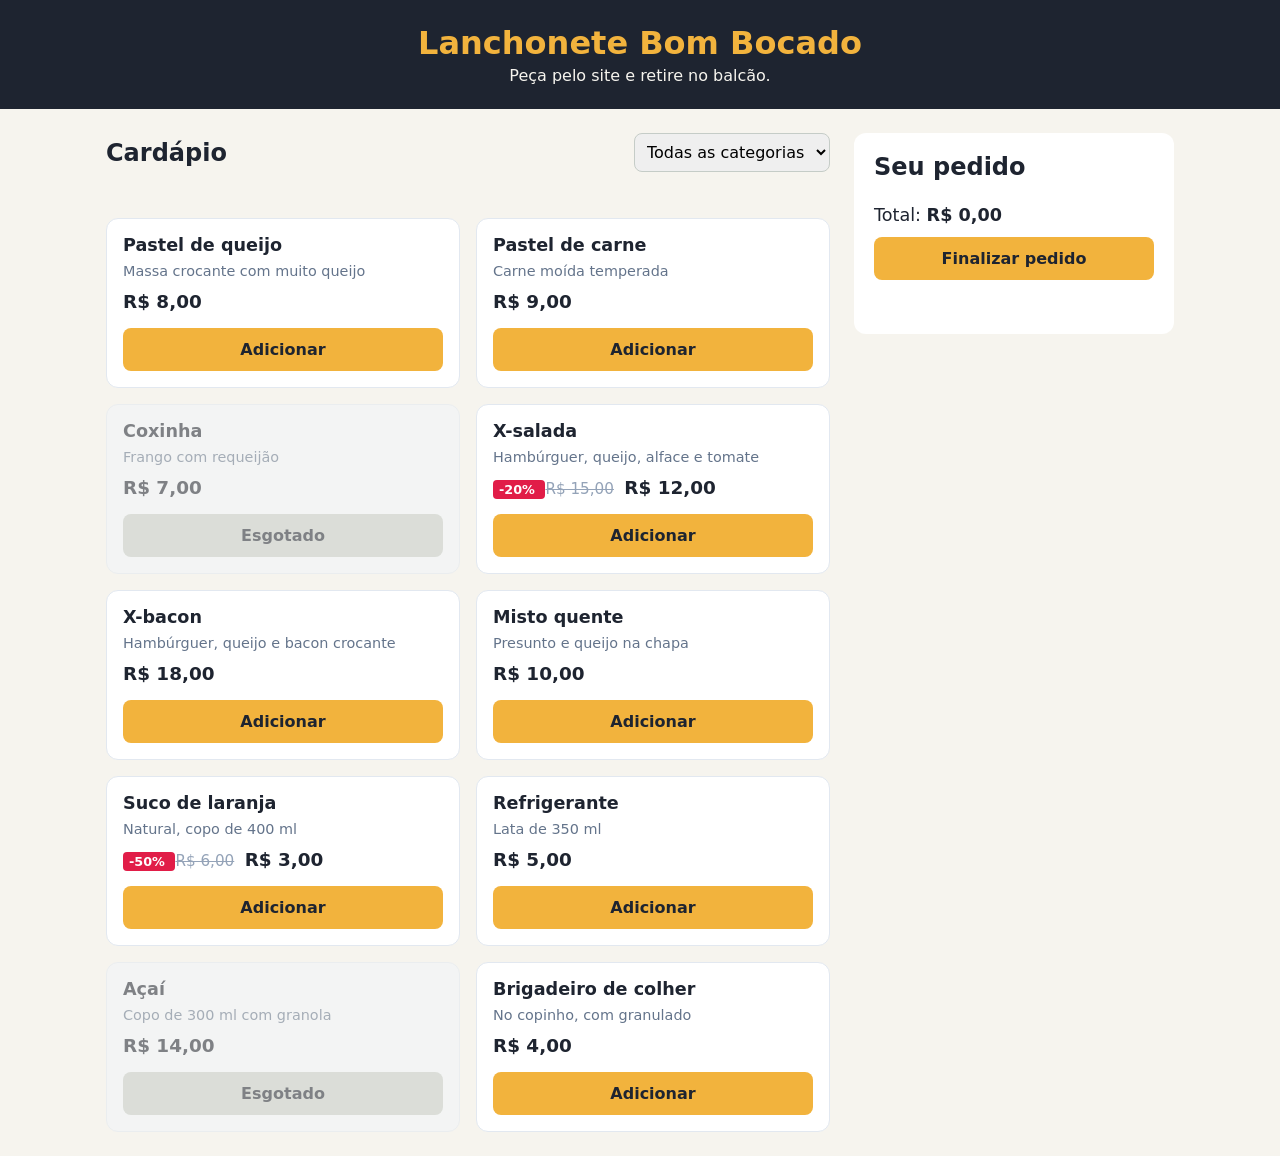
<file: index.html>
<!DOCTYPE html>
<html lang="pt-BR">
<head>
  <meta charset="UTF-8">
  <meta name="viewport" content="width=device-width, initial-scale=1.0">
  <title>Lanchonete Bom Bocado</title>
  <link rel="stylesheet" href="style.css">
  <script scr="script.js" defer></script>
</head>
<body>
  <header class="topo">
    <h1>Lanchonete Bom Bocado</h1>
    <p>Peça pelo site e retire no balcão.</p>
  </header>

  <main class="pagina">
    <section class="cardapio">
      <div class="cardapio__topo">
        <h2>Cardápio</h2>
        <select id="filtro">
          <option value="todas">Todas as categorias</option>
          <option value="salgados">Salgados</option>
          <option value="lanches">Lanches</option>
          <option value="bebidas">Bebidas</option>
          <option value="sobremesas">Sobremesas</option>
        </select>
      </div>
      <p id="aviso" class="aviso"></p>
      <div id="cardapio" class="cardapioItens"></div>
    </section>

    <aside class="pedido">
      <h2>Seu pedido</h2>
      <ul id="lista-pedido" class="pedido__lista"></ul>
      <p class="pedido__total">Total: <strong id="total">R$ 0,00</strong></p>
      <button id="finalizar" class="botao">Finalizar pedido</button>
      <p id="status-pedido" class="pedido__status"></p>
    </aside>
  </main>

  <script src="script.js"></script>
</body>
</html>
</file>
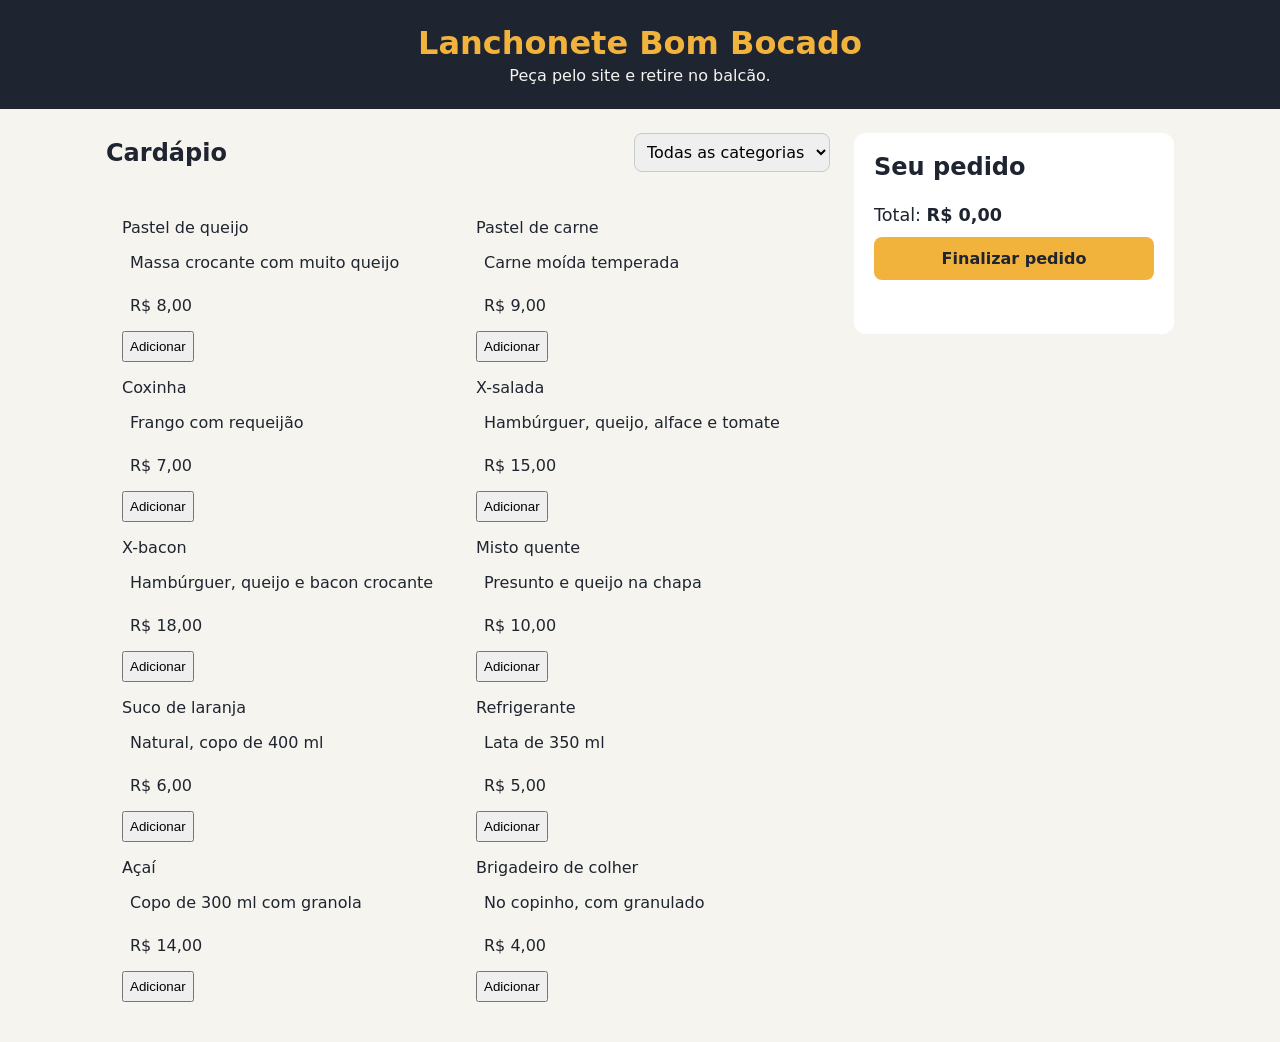
<file: cardapio-lanchonete/index.html>
<!DOCTYPE html>
<html lang="pt-BR">
<head>
  <meta charset="UTF-8">
  <meta name="viewport" content="width=device-width, initial-scale=1.0">
  <title>Lanchonete Bom Bocado</title>
  <link rel="stylesheet" href="style.css">
</head>
<body>
  <header class="topo">
    <h1>Lanchonete Bom Bocado</h1>
    <p>Peça pelo site e retire no balcão.</p>
  </header>

  <main class="pagina">
    <section class="cardapio">
      <div class="cardapio__topo">
        <h2>Cardápio</h2>
        <select id="filtro">
          <option value="todas">Todas as categorias</option>
          <option value="salgados">Salgados</option>
          <option value="lanches">Lanches</option>
          <option value="bebidas">Bebidas</option>
          <option value="sobremesas">Sobremesas</option>
        </select>
      </div>
      <p id="aviso" class="aviso"></p>
      <div id="cardapio" class="cardapioItens"></div>
    </section>

    <aside class="pedido">
      <h2>Seu pedido</h2>
      <ul id="lista-pedido" class="pedido__lista"></ul>
      <p class="pedido__total">Total: <strong id="total">R$ 0,00</strong></p>
      <button id="finalizar" class="botao">Finalizar pedido</button>
      <p id="status-pedido" class="pedido__status"></p>
    </aside>
  </main>

  <script src="script.js"></script>
</body>
</html>
</file>
<file: style.css>
* {
box-sizing: border-box;
margin: 0;
padding: 0;
}

body {
font-family: system-ui, sans-serif;
background: #f6f4ee;
color: #1e2430;
}

.topo {
background: #1e2430;
color: #f6f4ee;
padding: 24px 16px;
text-align: center;
}

.topo h1 {
color: #f2b33d;
margin-bottom: 4px;
}

.pagina {
display: grid;
gap: 24px;
max-width: 1100px;
margin: 0 auto;
padding: 24px 16px;
}

.cardapio__topo {
display: flex;
justify-content: space-between;
align-items: center;
gap: 12px;
margin-bottom: 12px;
}

select {
padding: 8px;
border: 1px solid #c5ccc7;
border-radius: 8px;
font: inherit;
}

.aviso {
min-height: 1.4em;
margin-bottom: 12px;
color: #8a5e00;
font-weight: 600;
}

/* Grid Responsiva do Cardápio */
.cardapioItens {
display: grid;
grid-template-columns: 1fr;
gap: 16px;
}

@media (min-width: 600px) {
.cardapioItens {
grid-template-columns: 1fr 1fr;
}
}

/* Etapa 2: os estilos dos cards entram aqui */
.card {
background: #ffffff;
border: 1px solid #e2e8f0;
border-radius: 12px;
padding: 16px;
display: flex;
flex-direction: column;
gap: 8px;
}

.card__nome {
font-size: 1.1rem;
color: #1e2430;
}

.card__descricao {
font-size: 0.9rem;
color: #64748b;
flex-grow: 1;
}

.card__preco {
font-size: 1.15rem;
font-weight: 700;
color: #1e2430;
margin-top: 4px;
}

.card__selo {
background: #e11d48;
color: #ffffff;
font-size: 0.8rem;
padding: 2px 6px;
border-radius: 4px;
vertical-align: middle;
}

.card__preco s {
color: #94a3b8;
font-size: 0.95rem;
font-weight: 400;
margin-right: 4px;
}

.card__botao {
width: 100%;
margin-top: 8px;
}

.card--esgotado {
opacity: 0.55;
background-color: #f1f5f9;
}

/* Estilos do Pedido e Botões */
.pedido {
background: #ffffff;
border-radius: 12px;
padding: 20px;
display: flex;
flex-direction: column;
gap: 12px;
align-self: start;
}

.pedido__lista {
list-style: none;
display: flex;
flex-direction: column;
gap: 8px;
}

.pedido__lista li {
font-size: 0.95rem;
padding-bottom: 4px;
border-bottom: 1px dashed #e2e8f0;
}

.pedido__total {
font-size: 1.1rem;
}

.botao {
padding: 12px;
border: none;
border-radius: 8px;
background: #f2b33d;
color: #1e2430;
font: inherit;
font-weight: 700;
cursor: pointer;
}

.botao:hover {
background: #e0a024;
}

.botao:disabled {
background: #c5ccc7;
cursor: not-allowed;
}

.pedido__status {
min-height: 1.4em;
font-weight: 600;
}

@media (min-width: 900px) {
.pagina {
grid-template-columns: 1fr 320px;
}
}
</file>
<file: cardapio-lanchonete/style.css>
* {
  box-sizing: border-box;
  margin: 0;
  padding: 0;
}

button.adicionar{
  width: fit-content;
  padding: 6px;
}

body {
  font-family: system-ui, sans-serif;
  background: #f6f4ee;
  color: #1e2430;
}

article.linha{

  width:100%;

  display: flex;

  flex-direction:column;
  gap:8px;
}

span{
  display: block;
  width: 100%;
}


.topo {
  background: #1e2430;
  color: #f6f4ee;
  padding: 24px 16px;
  text-align: center;
}

.topo h1 {
  color: #f2b33d;
  margin-bottom: 4px;
}

.pagina {
  display: grid;
  gap: 24px;
  max-width: 1100px;
  margin: 0 auto;
  padding: 24px 16px;
}

.cardapio__topo {
  display: flex;
  justify-content: space-between;
  align-items: center;
  gap: 12px;
  margin-bottom: 12px;
}

select {
  padding: 8px;
  border: 1px solid #c5ccc7;
  border-radius: 8px;
  font: inherit;
}

.aviso {
  min-height: 1.4em;
  margin-bottom: 12px;
  color: #8a5e00;
  font-weight: 600;
}

.cardapioItens {
  display: flex;
  flex-wrap:wrap;
  gap: 16px;
}

span.botao{
  margin:8px;
  width: fit-content;
}
span.preco{
  margin:8px;
  width: fit-content;
}
span.descricao{
  margin:8px;
  width: fit-content;
}
span.botao{
  margin:8px;
  width: fit-content;
}

/* Etapa 2: os estilos dos cards entram aqui */

.pedido {
  background: #ffffff;
  border-radius: 12px;
  padding: 20px;
  display: flex;
  flex-direction: column;
  gap: 12px;
  align-self: start;
}

.pedido__lista {
  list-style: none;
  display: flex;
  flex-direction: column;
  gap: 8px;
}

.pedido__total {
  font-size: 1.1rem;
}

.botao {
  padding: 12px;
  border: none;
  border-radius: 8px;
  background: #f2b33d;
  color: #1e2430;
  font: inherit;
  font-weight: 700;
  cursor: pointer;
}

.botao:hover {
  background: #e0a024;
}

.botao:disabled {
  background: #c5ccc7;
  cursor: wait;
}

.pedido__status {
  min-height: 1.4em;
  font-weight: 600;
}

@media (min-width: 600px) {
  .cardapioItens {
    grid-template-columns: 1fr 1fr;
    padding: 0px 16px;
    padding-bottom: 16px;
  }
   article.linha{
  width: calc(50% - 8px);

   }
}

@media (min-width: 900px) {
  .pagina {
    grid-template-columns: 1fr 320px;
  }

 
}
</file>
